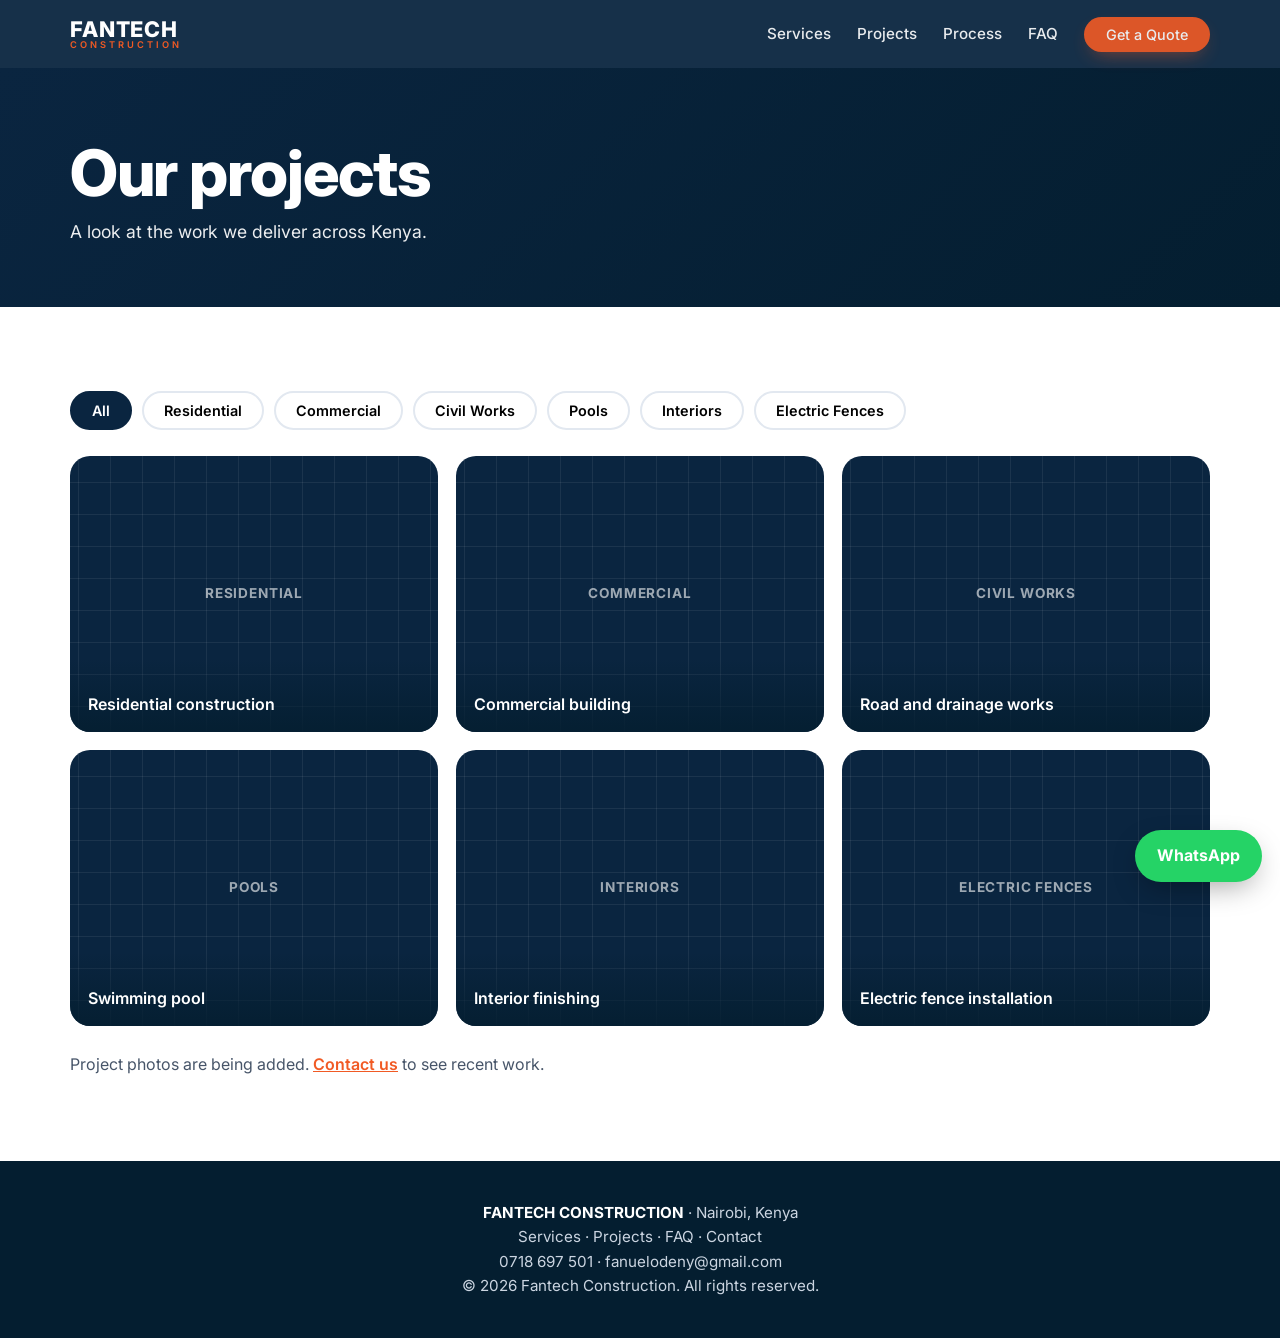
<file: projects.html>
<!DOCTYPE html>
<html lang="en-KE"><head><meta charset="UTF-8">
<meta name="viewport" content="width=device-width, initial-scale=1, viewport-fit=cover">
<title>Projects | Fantech Construction, Nairobi</title>
<meta name="description" content="Selected construction, civil works, pool, interior and electric fence projects by Fantech Construction across Kenya.">
<meta name="theme-color" content="#0A2540">
<link rel="canonical" href="https://www.fantechconstructions.co.ke/projects">
<link rel="icon" href="/assets/favicon.svg" type="image/svg+xml">
<link rel="icon" href="/favicon.ico" sizes="48x48">
<link rel="apple-touch-icon" href="/assets/apple-touch-icon.png">
<link rel="manifest" href="/site.webmanifest">
<meta property="og:type" content="website">
<meta property="og:site_name" content="Fantech Construction">
<meta property="og:locale" content="en_KE">
<meta property="og:url" content="https://www.fantechconstructions.co.ke/projects">
<meta property="og:title" content="Projects | Fantech Construction, Nairobi">
<meta property="og:description" content="Selected construction, civil works, pool, interior and electric fence projects by Fantech Construction across Kenya.">
<meta property="og:image" content="https://www.fantechconstructions.co.ke/assets/og-image.png">
<meta name="twitter:card" content="summary_large_image">
<link rel="preconnect" href="https://fonts.googleapis.com"><link rel="preconnect" href="https://fonts.gstatic.com" crossorigin>
<link href="https://fonts.googleapis.com/css2?family=Inter:wght@400;500;600;700;800&display=swap" rel="stylesheet">
<link rel="stylesheet" href="/assets/styles.css">
<script type="application/ld+json">{"@context":"https://schema.org","@type":"BreadcrumbList","itemListElement":[{"@type":"ListItem","position":1,"name":"Home","item":"https://www.fantechconstructions.co.ke/"},{"@type":"ListItem","position":2,"name":"Projects","item":"https://www.fantechconstructions.co.ke/projects"}]}</script></head>
<body>
<a class="skip" href="#main">Skip to content</a>
<header class="nav" id="nav"><div class="wrap nav-in">
<a class="logo" href="/" aria-label="Fantech Construction home"><span>FANTECH</span><small>CONSTRUCTION</small></a>
<button class="burger" id="burger" aria-label="Open menu" aria-expanded="false"><i></i><i></i><i></i></button>
<nav class="links" id="links"><a href="/services">Services</a><a href="/projects">Projects</a><a href="/#process">Process</a><a href="/#faq">FAQ</a><a class="btn sm" href="/#contact">Get a Quote</a></nav>
</div></header>
<main id="main">
<section class="page-hero"><div class="wrap"><h1>Our projects</h1><p class="lead">A look at the work we deliver across Kenya.</p></div></section>
<div class="wrap sec">
<div class="filters" role="group" aria-label="Filter projects"><button class="on" data-f="all">All</button><button data-f="Residential">Residential</button><button data-f="Commercial">Commercial</button><button data-f="Civil Works">Civil Works</button><button data-f="Pools">Pools</button><button data-f="Interiors">Interiors</button><button data-f="Electric Fences">Electric Fences</button></div>
<div class="gal">
<figure class="g" data-cat="Residential" data-img="" tabindex="0"><div class="ph"><span>Residential</span></div><figcaption>Residential construction</figcaption></figure>
<figure class="g" data-cat="Commercial" data-img="" tabindex="0"><div class="ph"><span>Commercial</span></div><figcaption>Commercial building</figcaption></figure>
<figure class="g" data-cat="Civil Works" data-img="" tabindex="0"><div class="ph"><span>Civil Works</span></div><figcaption>Road and drainage works</figcaption></figure>
<figure class="g" data-cat="Pools" data-img="" tabindex="0"><div class="ph"><span>Pools</span></div><figcaption>Swimming pool</figcaption></figure>
<figure class="g" data-cat="Interiors" data-img="" tabindex="0"><div class="ph"><span>Interiors</span></div><figcaption>Interior finishing</figcaption></figure>
<figure class="g" data-cat="Electric Fences" data-img="" tabindex="0"><div class="ph"><span>Electric Fences</span></div><figcaption>Electric fence installation</figcaption></figure>
</div>
<p class="note">Project photos are being added. <a href="/#contact">Contact us</a> to see recent work.</p>
</div>
<dialog id="lb"><button id="lbx" aria-label="Close">&times;</button><img id="lbi" alt=""></dialog>
</main>
<footer><div class="wrap">
<p><b>FANTECH CONSTRUCTION</b> &middot; Nairobi, Kenya</p>
<p><a href="/services">Services</a> &middot; <a href="/projects">Projects</a> &middot; <a href="/#faq">FAQ</a> &middot; <a href="/#contact">Contact</a></p>
<p>0718 697 501 &middot; fanuelodeny@gmail.com</p>
<p>&copy; <span id="yr">2026</span> Fantech Construction. All rights reserved.</p>
</div></footer>
<a class="wa" href="https://wa.me/254718697501?text=Hello%20Fantech%2C%20I%20need%20a%20quote." target="_blank" rel="noopener noreferrer" aria-label="Chat on WhatsApp">WhatsApp</a>
<script src="/assets/main.js" defer></script>
</body></html>
</file>
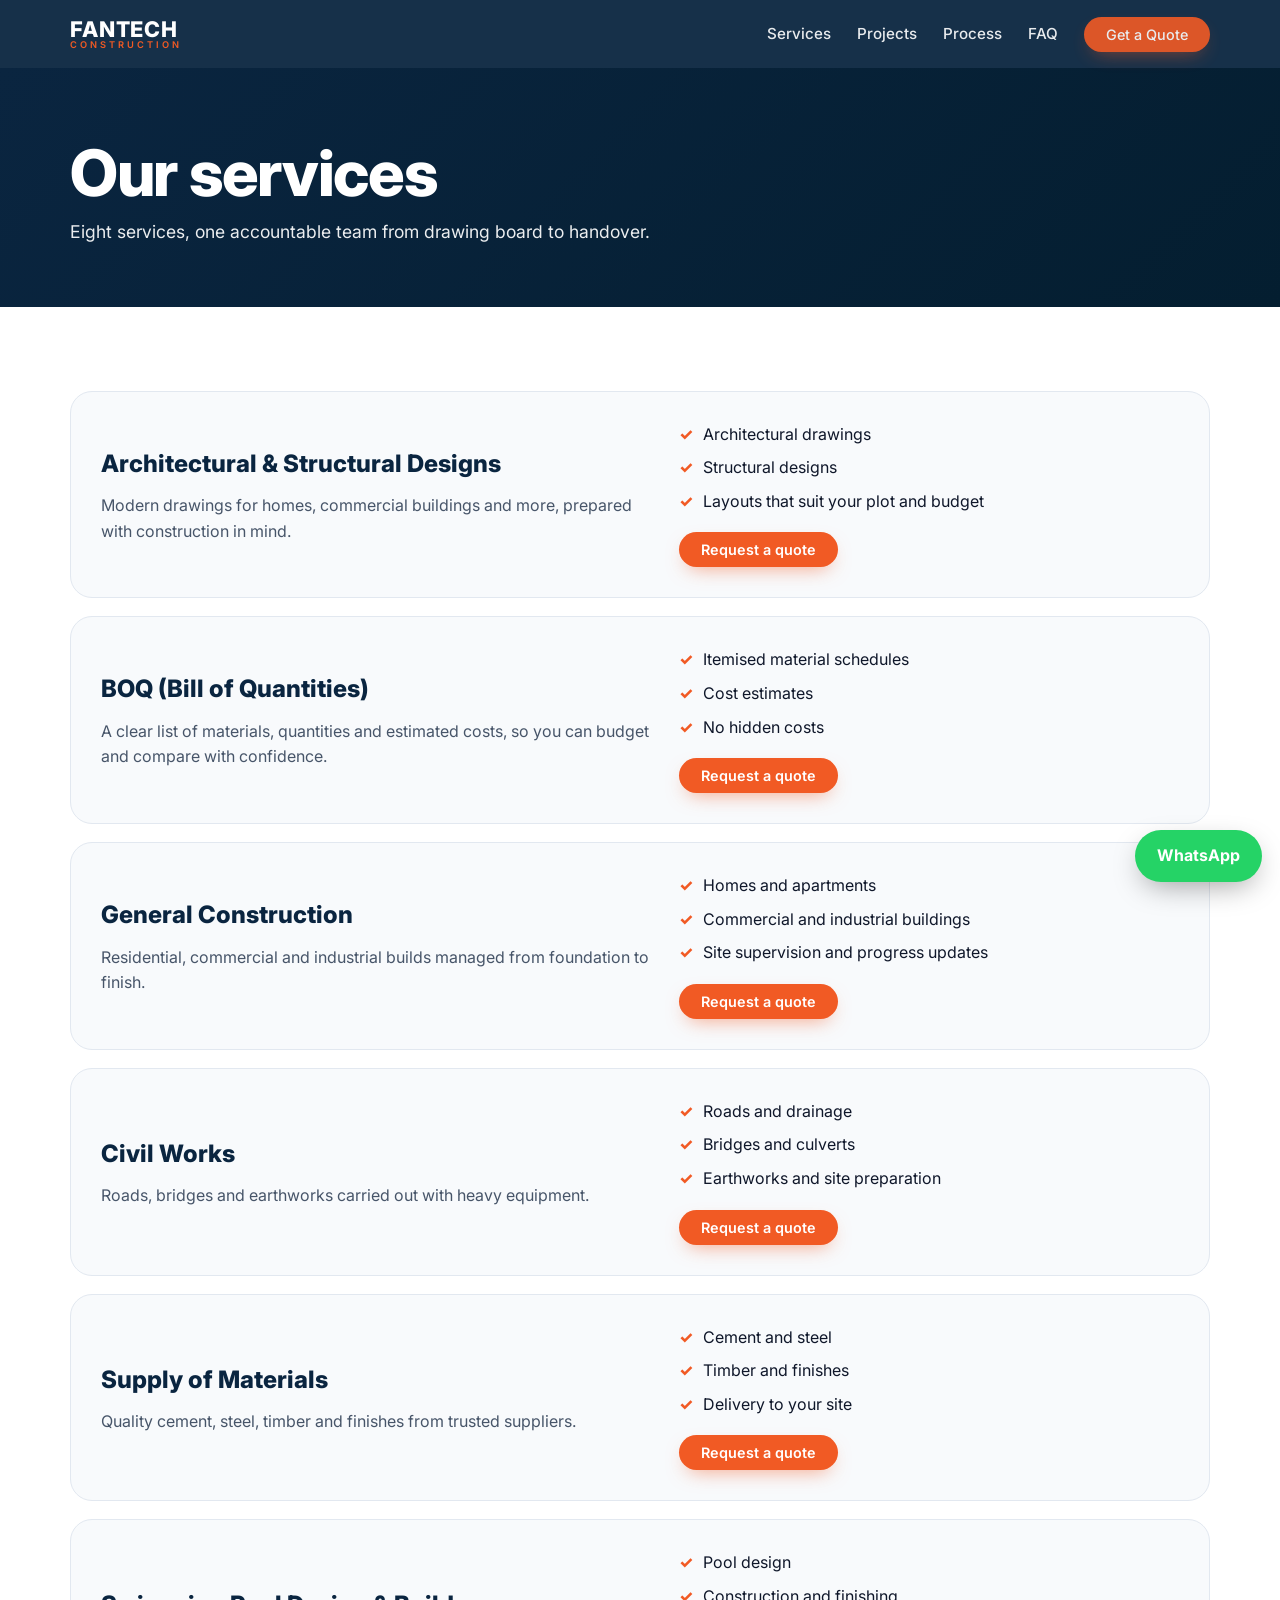
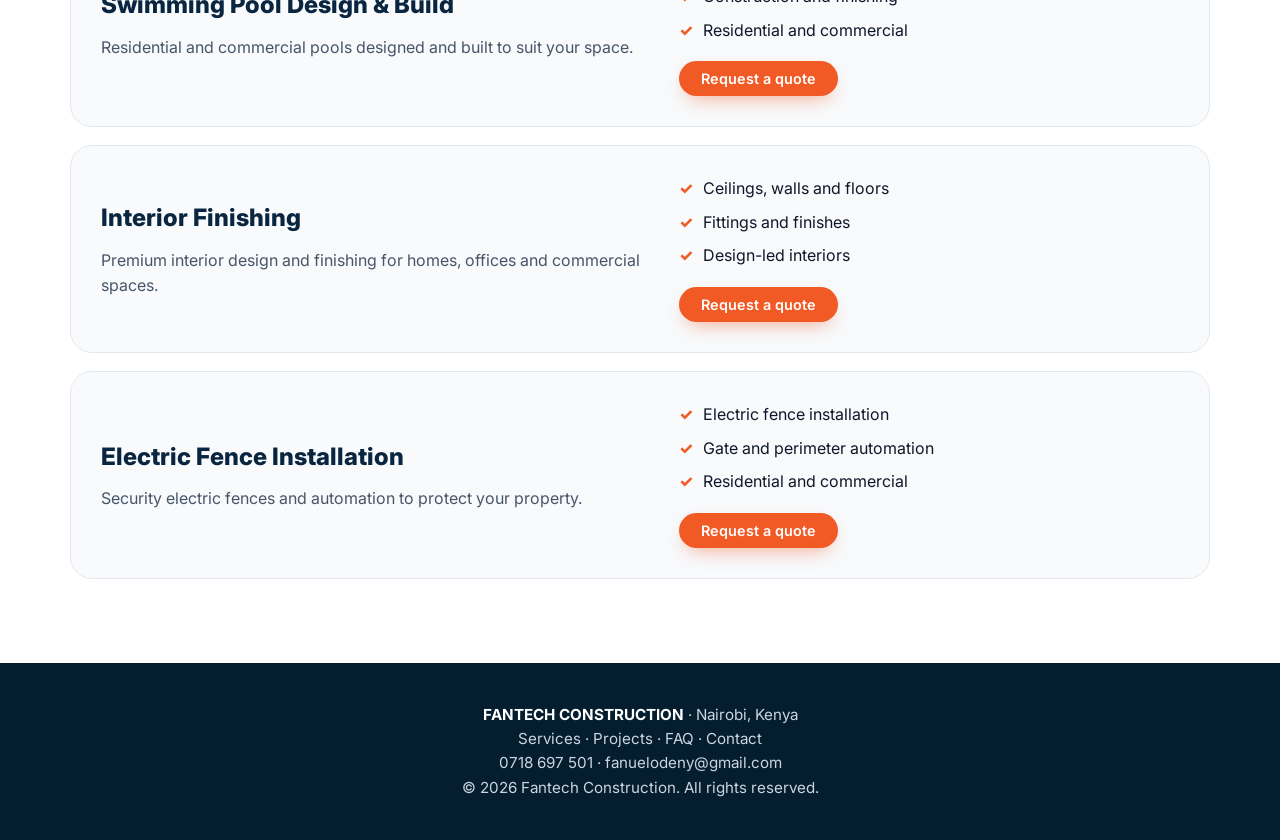
<file: services.html>
<!DOCTYPE html>
<html lang="en-KE"><head><meta charset="UTF-8">
<meta name="viewport" content="width=device-width, initial-scale=1, viewport-fit=cover">
<title>Services | Fantech Construction, Nairobi</title>
<meta name="description" content="Architectural designs, BOQ, construction, civil works, material supply, swimming pools, interior finishing and electric fences in Kenya.">
<meta name="theme-color" content="#0A2540">
<link rel="canonical" href="https://www.fantechconstructions.co.ke/services">
<link rel="icon" href="/assets/favicon.svg" type="image/svg+xml">
<link rel="icon" href="/favicon.ico" sizes="48x48">
<link rel="apple-touch-icon" href="/assets/apple-touch-icon.png">
<link rel="manifest" href="/site.webmanifest">
<meta property="og:type" content="website">
<meta property="og:site_name" content="Fantech Construction">
<meta property="og:locale" content="en_KE">
<meta property="og:url" content="https://www.fantechconstructions.co.ke/services">
<meta property="og:title" content="Services | Fantech Construction, Nairobi">
<meta property="og:description" content="Architectural designs, BOQ, construction, civil works, material supply, swimming pools, interior finishing and electric fences in Kenya.">
<meta property="og:image" content="https://www.fantechconstructions.co.ke/assets/og-image.png">
<meta name="twitter:card" content="summary_large_image">
<link rel="preconnect" href="https://fonts.googleapis.com"><link rel="preconnect" href="https://fonts.gstatic.com" crossorigin>
<link href="https://fonts.googleapis.com/css2?family=Inter:wght@400;500;600;700;800&display=swap" rel="stylesheet">
<link rel="stylesheet" href="/assets/styles.css">
<script type="application/ld+json">{"@context":"https://schema.org","@type":"BreadcrumbList","itemListElement":[{"@type":"ListItem","position":1,"name":"Home","item":"https://www.fantechconstructions.co.ke/"},{"@type":"ListItem","position":2,"name":"Services","item":"https://www.fantechconstructions.co.ke/services"}]}</script></head>
<body>
<a class="skip" href="#main">Skip to content</a>
<header class="nav" id="nav"><div class="wrap nav-in">
<a class="logo" href="/" aria-label="Fantech Construction home"><span>FANTECH</span><small>CONSTRUCTION</small></a>
<button class="burger" id="burger" aria-label="Open menu" aria-expanded="false"><i></i><i></i><i></i></button>
<nav class="links" id="links"><a href="/services">Services</a><a href="/projects">Projects</a><a href="/#process">Process</a><a href="/#faq">FAQ</a><a class="btn sm" href="/#contact">Get a Quote</a></nav>
</div></header>
<main id="main">
<section class="page-hero"><div class="wrap"><h1>Our services</h1><p class="lead">Eight services, one accountable team from drawing board to handover.</p></div></section>
<div class="wrap sec svc-list">
<article class="svc" id="designs"><div><h2>Architectural &amp; Structural Designs</h2><p>Modern drawings for homes, commercial buildings and more, prepared with construction in mind.</p></div><div><ul><li>Architectural drawings</li><li>Structural designs</li><li>Layouts that suit your plot and budget</li></ul><a class="btn sm" href="/?service=Architectural%20%26%20Structural%20Designs#contact">Request a quote</a></div></article>
<article class="svc" id="boq"><div><h2>BOQ (Bill of Quantities)</h2><p>A clear list of materials, quantities and estimated costs, so you can budget and compare with confidence.</p></div><div><ul><li>Itemised material schedules</li><li>Cost estimates</li><li>No hidden costs</li></ul><a class="btn sm" href="/?service=BOQ%20%28Bill%20of%20Quantities%29#contact">Request a quote</a></div></article>
<article class="svc" id="construction"><div><h2>General Construction</h2><p>Residential, commercial and industrial builds managed from foundation to finish.</p></div><div><ul><li>Homes and apartments</li><li>Commercial and industrial buildings</li><li>Site supervision and progress updates</li></ul><a class="btn sm" href="/?service=General%20Construction#contact">Request a quote</a></div></article>
<article class="svc" id="civil"><div><h2>Civil Works</h2><p>Roads, bridges and earthworks carried out with heavy equipment.</p></div><div><ul><li>Roads and drainage</li><li>Bridges and culverts</li><li>Earthworks and site preparation</li></ul><a class="btn sm" href="/?service=Civil%20Works#contact">Request a quote</a></div></article>
<article class="svc" id="materials"><div><h2>Supply of Materials</h2><p>Quality cement, steel, timber and finishes from trusted suppliers.</p></div><div><ul><li>Cement and steel</li><li>Timber and finishes</li><li>Delivery to your site</li></ul><a class="btn sm" href="/?service=Supply%20of%20Materials#contact">Request a quote</a></div></article>
<article class="svc" id="pools"><div><h2>Swimming Pool Design &amp; Build</h2><p>Residential and commercial pools designed and built to suit your space.</p></div><div><ul><li>Pool design</li><li>Construction and finishing</li><li>Residential and commercial</li></ul><a class="btn sm" href="/?service=Swimming%20Pool%20Design%20%26%20Build#contact">Request a quote</a></div></article>
<article class="svc" id="interior"><div><h2>Interior Finishing</h2><p>Premium interior design and finishing for homes, offices and commercial spaces.</p></div><div><ul><li>Ceilings, walls and floors</li><li>Fittings and finishes</li><li>Design-led interiors</li></ul><a class="btn sm" href="/?service=Interior%20Finishing#contact">Request a quote</a></div></article>
<article class="svc" id="fences"><div><h2>Electric Fence Installation</h2><p>Security electric fences and automation to protect your property.</p></div><div><ul><li>Electric fence installation</li><li>Gate and perimeter automation</li><li>Residential and commercial</li></ul><a class="btn sm" href="/?service=Electric%20Fence%20Installation#contact">Request a quote</a></div></article>
</div>
</main>
<footer><div class="wrap">
<p><b>FANTECH CONSTRUCTION</b> &middot; Nairobi, Kenya</p>
<p><a href="/services">Services</a> &middot; <a href="/projects">Projects</a> &middot; <a href="/#faq">FAQ</a> &middot; <a href="/#contact">Contact</a></p>
<p>0718 697 501 &middot; fanuelodeny@gmail.com</p>
<p>&copy; <span id="yr">2026</span> Fantech Construction. All rights reserved.</p>
</div></footer>
<a class="wa" href="https://wa.me/254718697501?text=Hello%20Fantech%2C%20I%20need%20a%20quote." target="_blank" rel="noopener noreferrer" aria-label="Chat on WhatsApp">WhatsApp</a>
<script src="/assets/main.js" defer></script>
</body></html>
</file>
<file: assets/styles.css>
:root{--navy:#0A2540;--navy2:#041e30;--acc:#F15A24;--acc2:#d44a18;--bg:#F8FAFC;--line:#E2E8F0;--txt:#0F172A;--mut:#475569}
*{margin:0;padding:0;box-sizing:border-box}
html{scroll-behavior:smooth;scroll-padding-top:76px}
body{font-family:Inter,system-ui,sans-serif;color:var(--txt);line-height:1.6;overflow-x:hidden}
a{color:inherit}
.wrap{max-width:1180px;margin:0 auto;padding:0 20px}
.skip{position:absolute;left:-999px}.skip:focus{left:12px;top:12px;background:#fff;padding:8px 14px;z-index:99}
:focus-visible{outline:3px solid var(--acc);outline-offset:3px}
.nav{position:sticky;top:0;z-index:50;background:rgba(10,37,64,.95);backdrop-filter:blur(10px);color:#fff}
.nav-in{display:flex;align-items:center;justify-content:space-between;height:68px}
.logo{text-decoration:none;display:flex;flex-direction:column;line-height:1.05}
.logo span{font-weight:800;font-size:1.35rem;letter-spacing:.04em}.logo small{font-size:.58rem;letter-spacing:.32em;color:var(--acc);font-weight:600}
.links{display:flex;align-items:center;gap:26px}.links a{text-decoration:none;font-weight:500;font-size:.95rem;opacity:.9}.links a:hover{opacity:1;color:var(--acc)}
.burger{display:none;background:none;border:0;width:44px;height:44px;cursor:pointer}
.burger i{display:block;width:24px;height:2px;background:#fff;margin:5px auto;transition:.25s}
.btn{display:inline-block;background:var(--acc);color:#fff;border:0;padding:14px 30px;border-radius:50px;font:600 1rem Inter,sans-serif;text-decoration:none;cursor:pointer;transition:.25s;box-shadow:0 8px 20px -8px rgba(241,90,36,.6)}
.btn:hover{background:var(--acc2);transform:translateY(-2px)}.btn.sm{padding:9px 22px;font-size:.9rem}
.btn.ghost{background:transparent;border:2px solid rgba(255,255,255,.7);box-shadow:none}.btn.ghost:hover{background:#fff;color:var(--navy)}
.hero{position:relative;background:linear-gradient(135deg,var(--navy) 0%,var(--navy2) 100%);color:#fff;min-height:86vh;display:flex;align-items:center;overflow:hidden}
.grid-bg{position:absolute;inset:0;background-image:linear-gradient(rgba(255,255,255,.06) 1px,transparent 1px),linear-gradient(90deg,rgba(255,255,255,.06) 1px,transparent 1px);background-size:48px 48px;mask-image:radial-gradient(ellipse at 70% 40%,#000 0,transparent 70%);animation:drift 30s linear infinite}
@keyframes drift{to{background-position:48px 48px}}
.hero:after{content:"";position:absolute;width:560px;height:560px;right:-160px;top:-120px;background:radial-gradient(circle,rgba(241,90,36,.35),transparent 65%)}
.hero-in{position:relative;z-index:2;padding:80px 20px}
.pill{display:inline-block;border:1px solid rgba(241,90,36,.6);background:rgba(241,90,36,.15);padding:6px 16px;border-radius:50px;font-size:.85rem;margin-bottom:22px}
h1{font-size:clamp(2.1rem,5.4vw,4rem);line-height:1.1;font-weight:800;letter-spacing:-.02em;margin-bottom:20px}h1 em{font-style:normal;color:var(--acc)}
.lead{max-width:620px;font-size:1.1rem;opacity:.92;margin-bottom:30px}.lead b{color:var(--acc)}
.cta{display:flex;gap:14px;flex-wrap:wrap}
.stats{display:grid;grid-template-columns:repeat(4,1fr);gap:16px;background:#fff;border-radius:24px;box-shadow:0 25px 50px -12px rgba(0,0,0,.25);margin-top:-48px;position:relative;z-index:5;padding:28px;text-align:center}
.stats b{display:block;font-size:2.4rem;font-weight:800;color:var(--acc)}.stats span{color:var(--mut);font-weight:500;font-size:.9rem}
.sec{padding:84px 20px}h2{font-size:clamp(1.7rem,3.4vw,2.5rem);font-weight:800;color:var(--navy);margin-bottom:10px}.sub{color:var(--mut);margin-bottom:36px;max-width:560px}
.cards{display:grid;grid-template-columns:repeat(auto-fill,minmax(260px,1fr));gap:20px}
.card{background:var(--bg);border:1px solid var(--line);border-radius:20px;padding:26px;text-decoration:none;transition:.3s}
a.card:hover{transform:translateY(-6px);background:var(--navy);border-color:var(--navy);color:#fff}a.card:hover p{color:#cbd5e1}
.card i{font-style:normal;font-weight:800;color:var(--acc);font-size:.95rem}.card h3{font-size:1.15rem;margin:8px 0 6px;color:inherit}.card p{color:var(--mut);font-size:.95rem}a.card h3{color:var(--navy)}a.card:hover h3{color:#fff}
.dark{background:var(--navy);color:#fff}.dark h2{color:#fff}.dark .card{background:rgba(255,255,255,.07);border-color:rgba(255,255,255,.14)}.dark .card p,.dark cite{color:#cbd5e1}
.steps{list-style:none;display:grid;grid-template-columns:repeat(auto-fit,minmax(220px,1fr));gap:24px;margin-top:30px}
.steps b{display:grid;place-items:center;width:44px;height:44px;border-radius:50%;background:var(--acc);margin-bottom:12px}.steps p{color:#cbd5e1}
.q cite{display:block;margin-top:14px;font-style:normal;font-weight:600;color:#fff}
.contact{display:grid;grid-template-columns:1fr 1fr;gap:48px;align-items:start}
.info{list-style:none;display:grid;gap:14px}.info b{display:block;font-size:.8rem;letter-spacing:.08em;text-transform:uppercase;color:var(--acc)}.info a{text-decoration:none}.info a:hover{color:var(--acc)}
form{background:var(--bg);border:1px solid var(--line);border-radius:24px;padding:28px;display:grid;gap:16px}
label{display:grid;gap:6px;font-weight:600;font-size:.9rem}
input,select,textarea{font:inherit;padding:13px 16px;border:2px solid var(--line);border-radius:14px;background:#fff;width:100%}
input:focus,select:focus,textarea:focus{border-color:var(--acc);outline:0}
.err{color:#dc2626;font-size:.85rem;min-height:1.2em}
footer{background:var(--navy2);color:#cbd5e1;text-align:center;padding:40px 0;font-size:.95rem}footer b{color:#fff}
.wa{position:fixed;right:18px;bottom:18px;z-index:60;background:#25D366;color:#fff;font-weight:700;text-decoration:none;padding:13px 22px;border-radius:50px;box-shadow:0 10px 30px -8px rgba(0,0,0,.4)}
[data-r]{opacity:0;transform:translateY(24px);transition:.7s}[data-r].in{opacity:1;transform:none}
@media(max-width:820px){
.burger{display:block}
.links{position:absolute;left:0;right:0;top:68px;background:var(--navy);flex-direction:column;align-items:flex-start;padding:10px 20px 22px;gap:4px;display:none}
.links.open{display:flex}.links a{padding:12px 0;width:100%}
.stats{grid-template-columns:1fr 1fr;margin-top:-30px}.contact{grid-template-columns:1fr}.sec{padding:60px 20px}}
@media(prefers-reduced-motion:reduce){*{animation:none!important;transition:none!important}[data-r]{opacity:1;transform:none}html{scroll-behavior:auto}}

.page-hero{background:linear-gradient(135deg,var(--navy),var(--navy2));color:#fff;padding:70px 0 60px}.page-hero h1{margin-bottom:10px}.page-hero .lead{margin:0}
.svc-list{display:grid;gap:18px}.svc{display:grid;grid-template-columns:1.1fr 1fr;gap:28px;background:var(--bg);border:1px solid var(--line);border-radius:22px;padding:30px;align-items:center}
.svc h2{font-size:1.5rem}.svc p{color:var(--mut)}.svc ul{list-style:none;display:grid;gap:8px;margin-bottom:18px}.svc li:before{content:"\2713";color:var(--acc);font-weight:800;margin-right:10px}
.filters{display:flex;flex-wrap:wrap;gap:10px;margin-bottom:26px}.filters button{border:2px solid var(--line);background:#fff;border-radius:50px;padding:9px 20px;font:600 .9rem Inter,sans-serif;cursor:pointer}.filters .on,.filters button:hover{background:var(--navy);border-color:var(--navy);color:#fff}
.gal{display:grid;grid-template-columns:repeat(auto-fill,minmax(290px,1fr));gap:18px}.g{position:relative;border-radius:20px;overflow:hidden;background:var(--navy);aspect-ratio:4/3;margin:0}
.g .ph{position:absolute;inset:0;background-size:cover;background-position:center;display:grid;place-items:center;background-image:linear-gradient(rgba(255,255,255,.07) 1px,transparent 1px),linear-gradient(90deg,rgba(255,255,255,.07) 1px,transparent 1px);background-size:32px 32px;transition:transform .5s}
.g .ph span{color:#fff;font-weight:700;letter-spacing:.06em;text-transform:uppercase;font-size:.85rem;opacity:.6}.g.has .ph span{display:none}.g.has{cursor:zoom-in}.g.has:hover .ph{transform:scale(1.05)}
.g figcaption{position:absolute;left:0;right:0;bottom:0;padding:34px 18px 14px;color:#fff;font-weight:600;background:linear-gradient(transparent,rgba(4,30,48,.9))}.g.off{display:none}
.note{margin-top:26px;color:var(--mut)}.note a{color:var(--acc);font-weight:600}
dialog{border:0;background:transparent;max-width:94vw;max-height:94vh;padding:0}dialog::backdrop{background:rgba(4,30,48,.88)}dialog img{max-width:94vw;max-height:88vh;border-radius:14px;display:block}
#lbx{position:absolute;top:-6px;right:-6px;width:40px;height:40px;border-radius:50%;border:0;background:var(--acc);color:#fff;font-size:1.5rem;cursor:pointer}
.faq{display:grid;gap:12px;max-width:820px}.faq details{border:1px solid var(--line);background:var(--bg);border-radius:16px;padding:18px 22px}
.faq summary{font-weight:700;cursor:pointer;color:var(--navy);list-style:none;display:flex;justify-content:space-between;gap:12px}.faq summary:after{content:"+";color:var(--acc);font-size:1.4rem;line-height:1}
.faq details[open] summary:after{content:"\2212"}.faq p{color:var(--mut);margin-top:10px}footer a{text-decoration:none}footer a:hover{color:var(--acc)}
@media(max-width:820px){.svc{grid-template-columns:1fr}}
</file>
